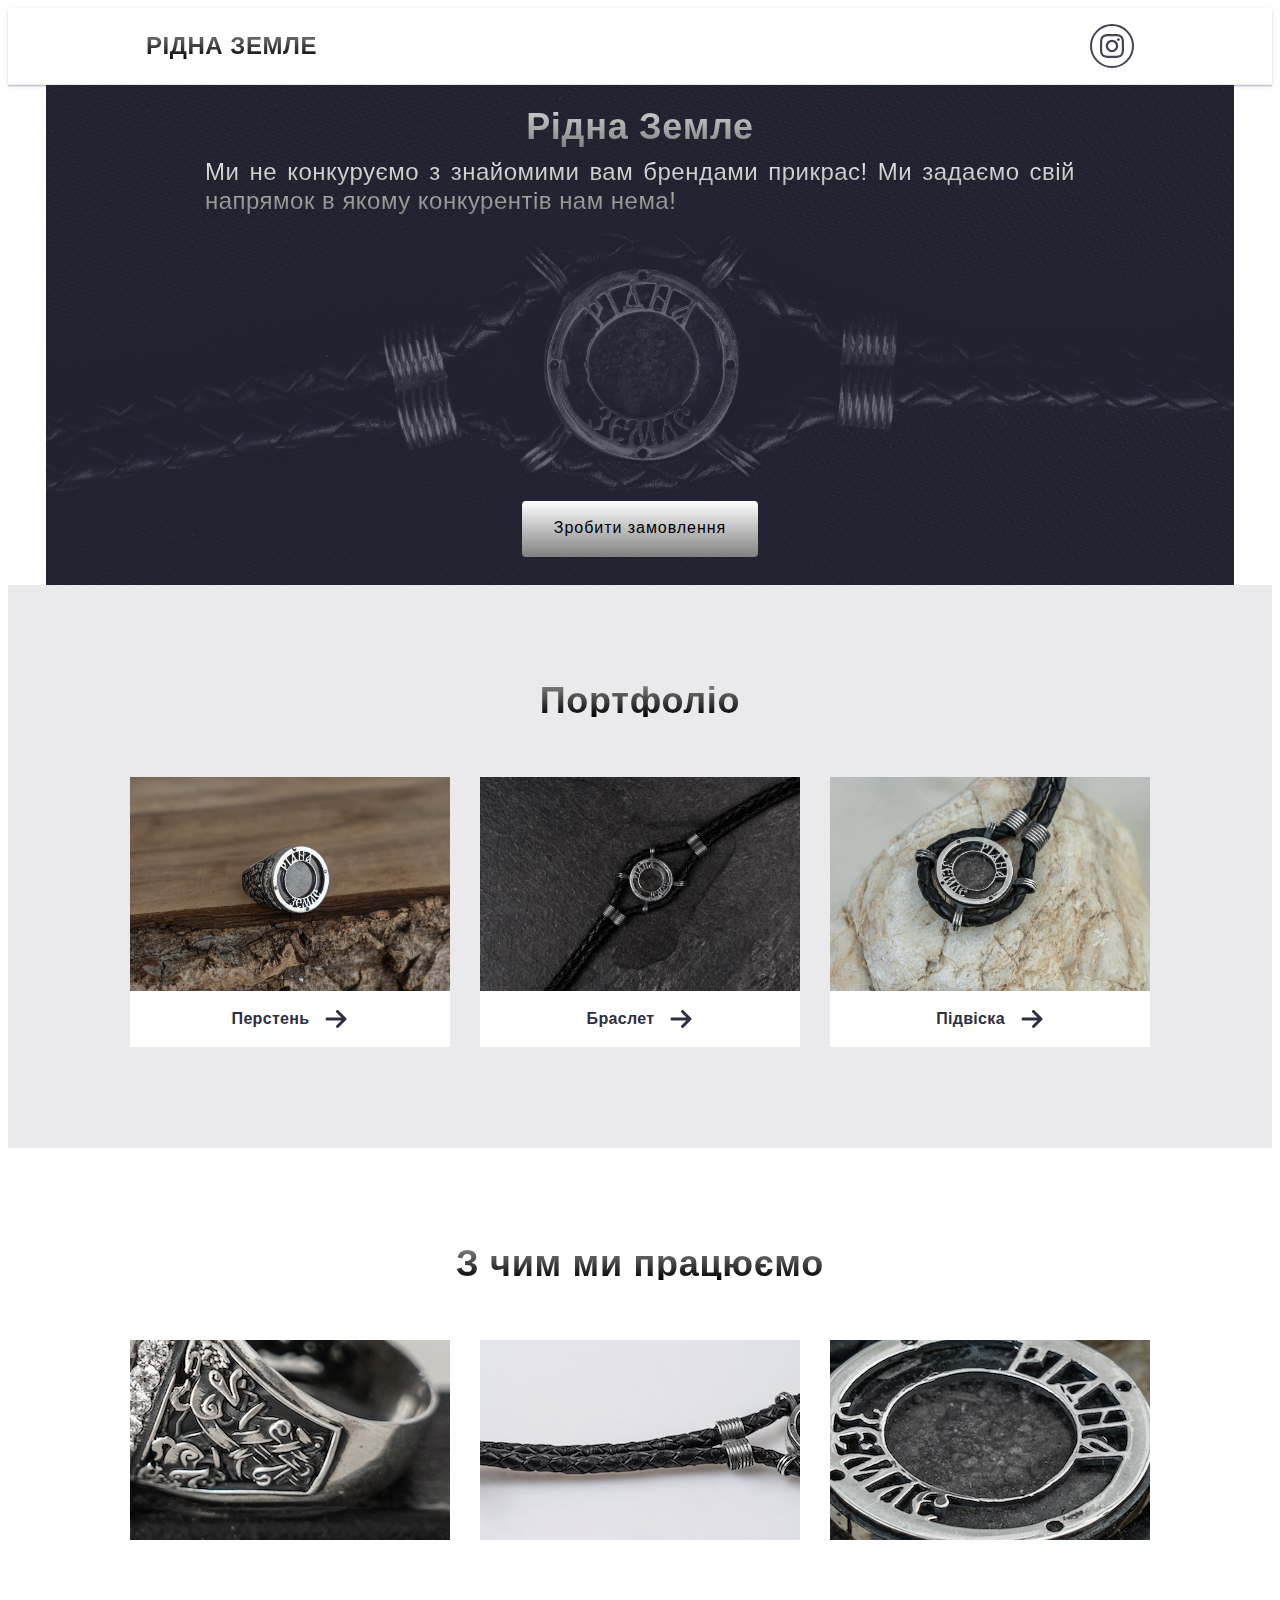
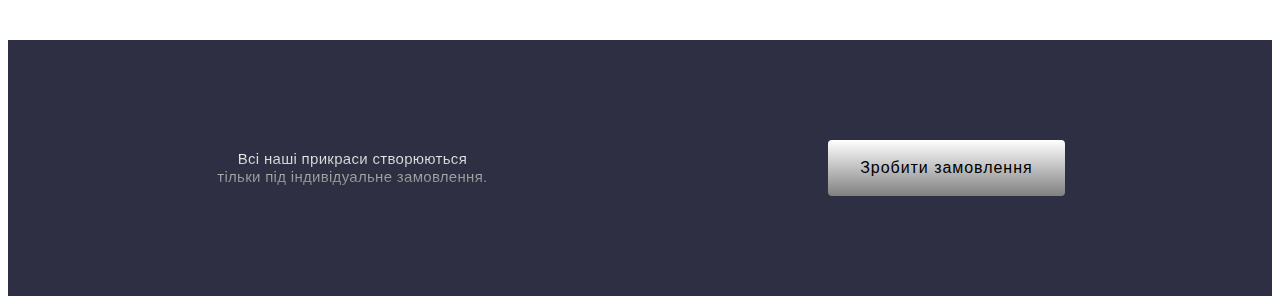
<file: index.html>
<!DOCTYPE html>
<html lang="uk">
<head>
    <meta charset="UTF-8">
    <meta name="viewport" content="width=device-width, initial-scale=1.0">
    <title>Ridna-zemle</title>
    <link rel="preconnect" href="https://fonts.googleapis.com">
    <link rel="preconnect" href="https://fonts.gstatic.com" crossorigin>
    <link href="https://fonts.cdnfonts.com/css/kyiv-machine" rel="stylesheet">
    <link rel="stylesheet" href="./css/style.css"> 
</head>
<body>
    <!--HEADER-->
    <header class="header-page">
        <div class="header-page-container container">
            <nav class="header-nav">
                <a class="header-logo link" href="./index.html">Рідна Земле</a>
                <ul class="header-social-link list">
                    <li class="header-item">
                        <a class="header-link link" href="https://www.instagram.com/ridna.zemle?igsh=eTV5bTA3ZWY1ZGM0">
                            <svg class="header-icon" width="24" height="24" aria-label="instagram">
                                <use href="./images/icon/sprite.svg#icon-instagram"></use>
                            </svg>
                        </a>
                    </li>
                </ul>
            </nav>
        </div>
    </header>
    <!--HERO-->
    <main>
        <section class="hero-page">
            <div class="hero-page-container container">
                <h1 class="hero-title">Рідна Земле</h1>
                <p class="hero-paragraph">Ми не конкуруємо з знайомими вам брендами прикрас! Ми задаємо свій напрямок в якому конкурентів нам нема!</p>
                <button id="myBtn" class="hero-button">Зробити замовлення</button>
            </div>
        </section>
        <section class="portfolio-page section">
            <div class="portfolio-page-container container">
                <h2 class="portfolio-title">Портфоліо</h2>
                <ul class="portfolio-list list">
                    <li class="portfolio-item">
                        <picture>
                            <img class="portfolio-img" src="./images/portfolio/mob-img1.jpg" alt="ring">
                        </picture>
                        <div class="portfolio-link-icon-container">
                            <p class="portfolio-paragraph">Перстень</p>
                            <a class="portfolio-link link" href="./foto1.html">
                                <svg class="portfolio-icon" width="24" height="24" aria-label="arrow-right" >
                                    <use href="./images/icon/sprite.svg#icon-arrow-right"></use>
                                </svg>
                            </a>
                        </div>
                    </li>
                    <li class="portfolio-item">
                        <picture>
                            <img class="portfolio-img" src="./images/portfolio/mob-img2.jpg" alt="bracelet">
                        </picture>
                        <div class="portfolio-link-icon-container">
                            <p class="portfolio-paragraph">Браслет</p>
                            <a class="portfolio-link link" href="./foto2.html">
                                <svg class="portfolio-icon" width="24" height="24" aria-label="arrow-right">
                                    <use href="./images/icon/sprite.svg#icon-arrow-right" ></use>
                                </svg>
                            </a>
                        </div>
                    </li>
                    <li class="portfolio-item">
                        <picture>
                            <img class="portfolio-img" src="./images/portfolio/mob-img3.jpg" alt="necklace">
                        </picture>
                        <div class="portfolio-link-icon-container">
                            <p class="portfolio-paragraph">Підвіска</p>
                            <a class="portfolio-link link" href="./foto3.html">
                                <svg class="portfolio-icon" width="24" height="24" aria-label="arrow-right" >
                                    <use href="./images/icon/sprite.svg#icon-arrow-right"></use>
                                </svg>
                            </a>
                        </div>
                    </li>
                </ul>
            </div>
        </section>
        <section class="materials-page section">
            <div class="materials-page-container container">
                <h2 class="materials-title">З чим ми працюємо</h2>
                <ul class="materials-list list">
                    <li class="materials-item">
                        <div class="materials-item-container">
                            <picture>
                                <img class="materials-img" src="./images/materials/foto1.jpg" alt="metal">
                            </picture>
                            <p class="overlay">TEXT</p>
                        </div>
                    </li>
                    <li class="materials-item">
                        <div class="materials-item-container">
                            <picture>
                                <img class="materials-img" src="./images/materials/foto2.jpg" alt="leather">
                            </picture>
                            <p class="overlay">TEXT</p>
                        </div>
                    </li>
                    <li class="materials-item">
                        <div class="materials-item-container">
                            <picture>
                                <img class="materials-img" src="./images/materials/foto3.jpg" alt="black soil">
                            </picture>
                            <p class="overlay">TEXT</p>
                        </div>
                    </li>
                </ul>
            </div>
        </section>
    </main>
    <footer class="footer-page section">
        <div class="footer-container container" >
            <p class="footer-paragraph" >Всі наші прикраси створюються тільки під індивідуальне замовлення.</p>
            <button id="myBtn" class="footer-button" >Зробити замовлення</button>
        </div>
    </footer>
    <!-- BACKDROP MODAL -->
    <div id="myModal" class="backdrop">
        <div class="modal-window">
            <button class="btn-close">
                <span class="btn-close-container">
                    <svg class="btn-close-icon" width="24" height="24" aria-label="btn close modal">
                        <use href="/images/icon/sprite.svg#icon-cancel-circle"></use>
                    </svg>
                </span>
            </button>
            <p class="review-form-deskription">залиште контакти для підтвердження замовлення</p>
            <form class="review-form">
                <div class="review-form-field-wrapper">
                    <label class="review-form-field-label" for="user-name">Ім'я</label>
                    <div class="review-form-input-wrapper">
                        <input
                        class="review-form-input"
                        type="text"
                        id="user-name"
                        name="user-name"
                        required
                        /> 
                        <svg class="review-form-input-icon" width="16" height="16" aria-label="user">
                            <use href="./images/icon/sprite.svg#icon-user"></use>
                        </svg>            
                    </div>
                </div>
                <div class="review-form-field-wrapper">
                    <label class="review-form-field-label" for="user-tel">Телефон</label>
                    <div class="review-form-input-wrapper">
                        <input 
                        class="review-form-input"
                        type="tel"
                        id="user-tel"
                        name="user-tel"
                        required 
                        />
                        <svg class="review-form-input-icon" width="16" height="16" aria-label="phone">
                            <use href="./images/icon/sprite.svg#icon-phone"></use>
                        </svg>               
                    </div>
                </div>
                <div class="review-form-field-wrapper">
                    <label class="review-form-field-label" for="user-email">Email</label>
                    <div class="review-form-input-wrapper">
                        <input
                        class="review-form-input"
                        type="email"
                        id="user-email"
                        name="user-email"
                        required
                        />
                        <svg class="review-form-input-icon" width="16" height="16" aria-label="envelop">
                            <use href="./images/icon/sprite.svg#icon-envelop"></use>
                        </svg>                
                    </div>
                </div>
                <div class="review-form-field-wrapper">
                    <label class="review-form-field-label" for="user-comment">Коментар</label>
                    <textarea
                        class="review-form-comment"
                        id="user-comment"
                        name="user-comment"
                        placeholder="Введіть текст"
                        required 
                    ></textarea>
                </div>
                <button class="review-form-submit-btn" type="submit">Відправити</button>           
            </form>
        </div>
    </div>
        

    <script src="./script.js"></script>    
</body>
</html>
</file>
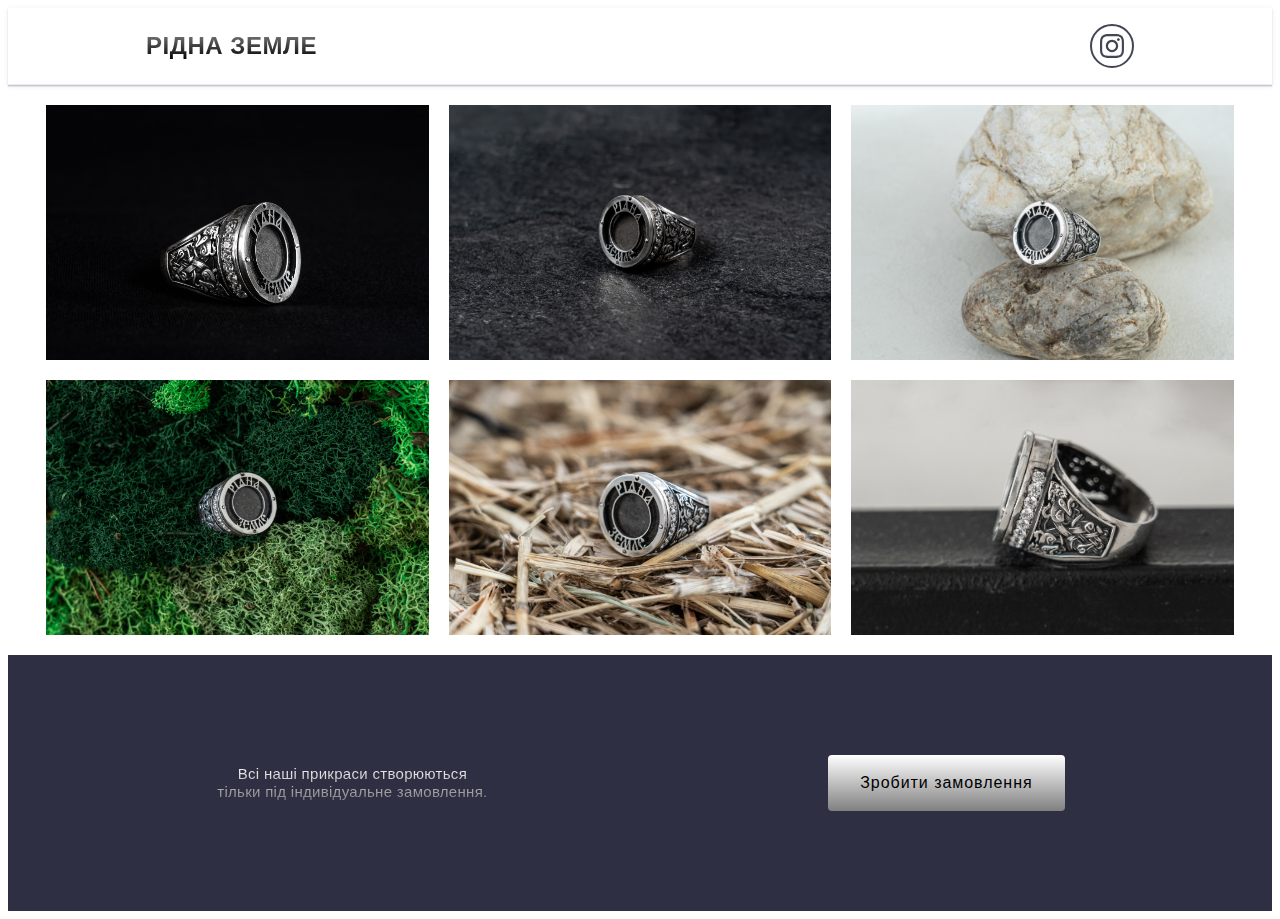
<file: foto1.html>
<!DOCTYPE html>
<html lang="uk">
<head>
    <meta charset="UTF-8">
    <meta name="viewport" content="width=device-width, initial-scale=1.0">
    <title>Ring-page</title>
    <link rel="preconnect" href="https://fonts.googleapis.com">
    <link rel="preconnect" href="https://fonts.gstatic.com" crossorigin>
    <link href="https://fonts.cdnfonts.com/css/kyiv-machine" rel="stylesheet">
    <link rel="stylesheet" href="./css/style.css"> 
</head>
<body>
    <!--HEADER-->
    <header class="header-page">
        <div class="header-page-container container">
            <nav class="header-nav">
                <a class="header-logo link" href="./index.html">Рідна Земле</a>
                <ul class="header-social-link list">
                    <li class="header-item">
                        <a class="header-link link" href="https://www.instagram.com/ridna.zemle?igsh=eTV5bTA3ZWY1ZGM0">
                            <svg class="header-icon" width="24" height="24" aria-label="instagram">
                                <use href="./images/icon/sprite.svg#icon-instagram"></use>
                            </svg>
                        </a>
                    </li>
                </ul>
            </nav>
        </div>
    </header>
    <!--SECTION-RING-BRA-NEC-->
    <main>
        <section class="section-ring-bra-nec container">
            <ul class="ring-bra-nec-list list">
                <li class="ring-bra-nec-item">
                    <picture>
                        <img class="ring-bra-nec-img" src="./images/ring/ring1.jpg" alt="ring">
                    </picture>
                </li>
                <li class="ring-bra-nec-item">
                    <picture>
                        <img class="ring-bra-nec-img" src="./images/ring/ring2.jpg" alt="ring">
                    </picture>
                </li>
                <li class="ring-bra-nec-item">
                    <picture>
                        <img class="ring-bra-nec-img" src="./images/ring/ring3.jpg" alt="ring">
                    </picture>
                </li>
                <li class="ring-bra-nec-item">
                    <picture>
                        <img class="ring-bra-nec-img" src="./images/ring/ring4.jpg" alt="ring">
                    </picture>
                </li>
                <li class="ring-bra-nec-item">
                    <picture>
                        <img class="ring-bra-nec-img" src="./images/ring/ring5.jpg" alt="ring">
                    </picture>
                </li>
                <li class="ring-bra-nec-item">
                    <picture>
                        <img class="ring-bra-nec-img" src="./images/ring/ring6.jpg" alt="ring">
                    </picture>
                </li>
            </ul>
        </section>
    </main>
    <footer class="footer-page section">
        <div class="footer-container container" >
            <p class="footer-paragraph" >Всі наші прикраси створюються тільки під індивідуальне замовлення.</p>
            <button class="footer-button" >Зробити замовлення</button>
        </div>
    </footer>
    <script src="./script.js"></script> 
</body>
</html>
</file>
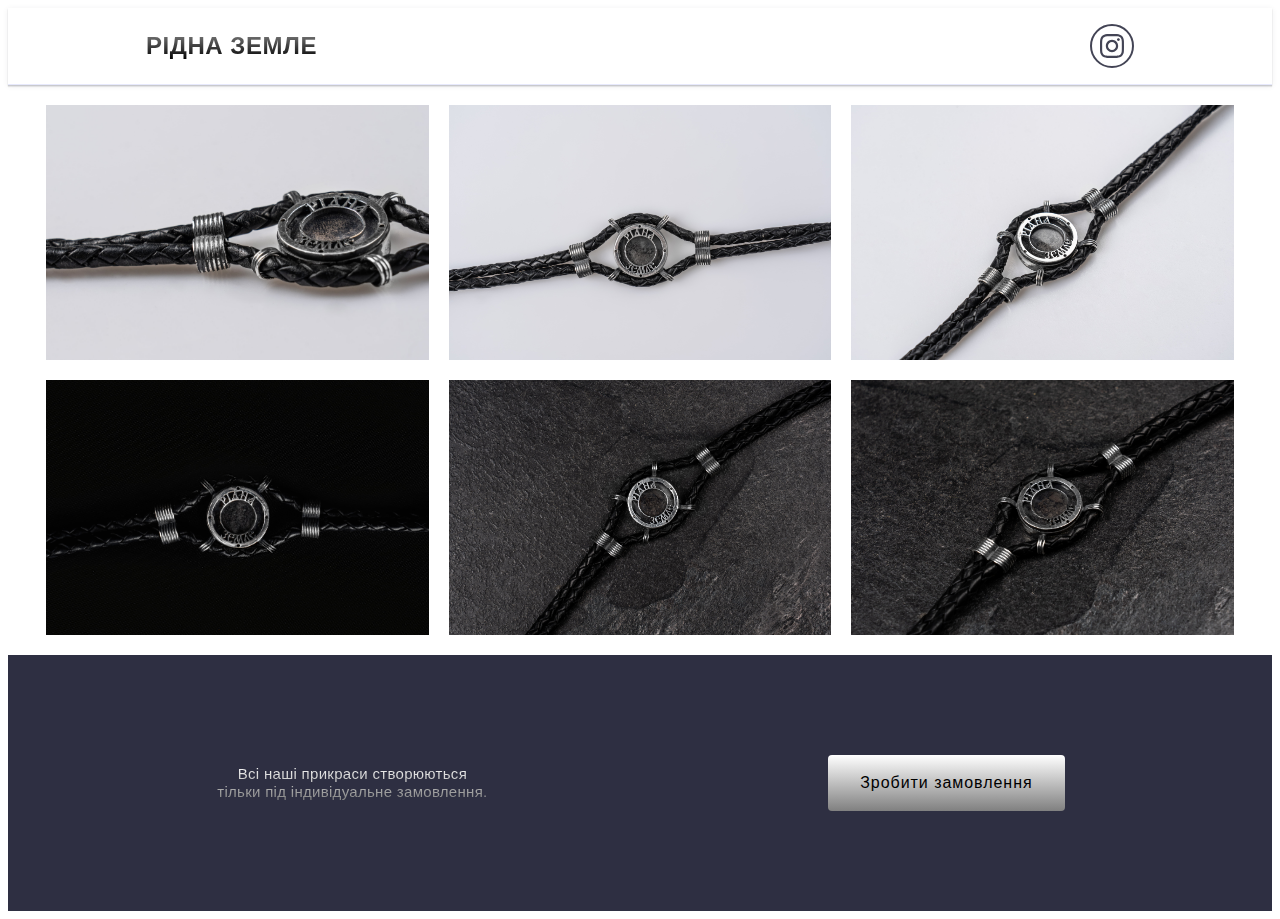
<file: foto2.html>
<!DOCTYPE html>
<html lang="uk">
<head>
    <meta charset="UTF-8">
    <meta name="viewport" content="width=device-width, initial-scale=1.0">
    <title>Bracelet-page</title>
    <link rel="preconnect" href="https://fonts.googleapis.com">
    <link rel="preconnect" href="https://fonts.gstatic.com" crossorigin>
    <link href="https://fonts.cdnfonts.com/css/kyiv-machine" rel="stylesheet">
    <link rel="stylesheet" href="./css/style.css"> 
</head>
<body>
    <body>
        <!--HEADER-->
        <header class="header-page">
            <div class="header-page-container container">
                <nav class="header-nav">
                    <a class="header-logo link" href="./index.html">Рідна Земле</a>
                    <ul class="header-social-link list">
                        <li class="header-item">
                            <a class="header-link link" href="https://www.instagram.com/ridna.zemle?igsh=eTV5bTA3ZWY1ZGM0">
                                <svg class="header-icon" width="24" height="24" aria-label="instagram">
                                    <use href="./images/icon/sprite.svg#icon-instagram"></use>
                                </svg>
                            </a>
                        </li>
                    </ul>
                </nav>
            </div>
        </header>
        <!--SECTION-RING-BRA-NEC-->
        <main>
            <section class="section-ring-bra-nec container">
                <ul class="ring-bra-nec-list list">
                    <li class="ring-bra-nec-item">
                        <picture>
                            <img class="ring-bra-nec-img" src="./images/braclet/foto1.1.jpg" alt="Bracelet">
                        </picture>
                    </li>
                    <li class="ring-bra-nec-item">
                        <picture>
                            <img class="ring-bra-nec-img" src="./images/braclet/foto1.2.jpg" alt="Bracelet">
                        </picture>
                    </li>
                    <li class="ring-bra-nec-item">
                        <picture>
                            <img class="ring-bra-nec-img" src="./images/braclet/foto1.3.jpg" alt="Bracelet">
                        </picture>
                    </li>
                    <li class="ring-bra-nec-item">
                        <picture>
                            <img class="ring-bra-nec-img" src="./images/braclet/foto1.4.jpg" alt="Bracelet">
                        </picture>
                    </li>
                    <li class="ring-bra-nec-item">
                        <picture>
                            <img class="ring-bra-nec-img" src="./images/braclet/foto1.5.jpg" alt="Bracelet">
                        </picture>
                    </li>
                    <li class="ring-bra-nec-item">
                        <picture>
                            <img class="ring-bra-nec-img" src="./images/braclet/foto1.6.jpg" alt="Bracelet">
                        </picture>
                    </li>
                </ul>
            </section>
        </main>
        <footer class="footer-page section">
            <div class="footer-container container" >
                <p class="footer-paragraph" >Всі наші прикраси створюються тільки під індивідуальне замовлення.</p>
                <button class="footer-button" >Зробити замовлення</button>
            </div>
        </footer>
        <script src="./script.js"></script> 
</body>
</html>
</file>
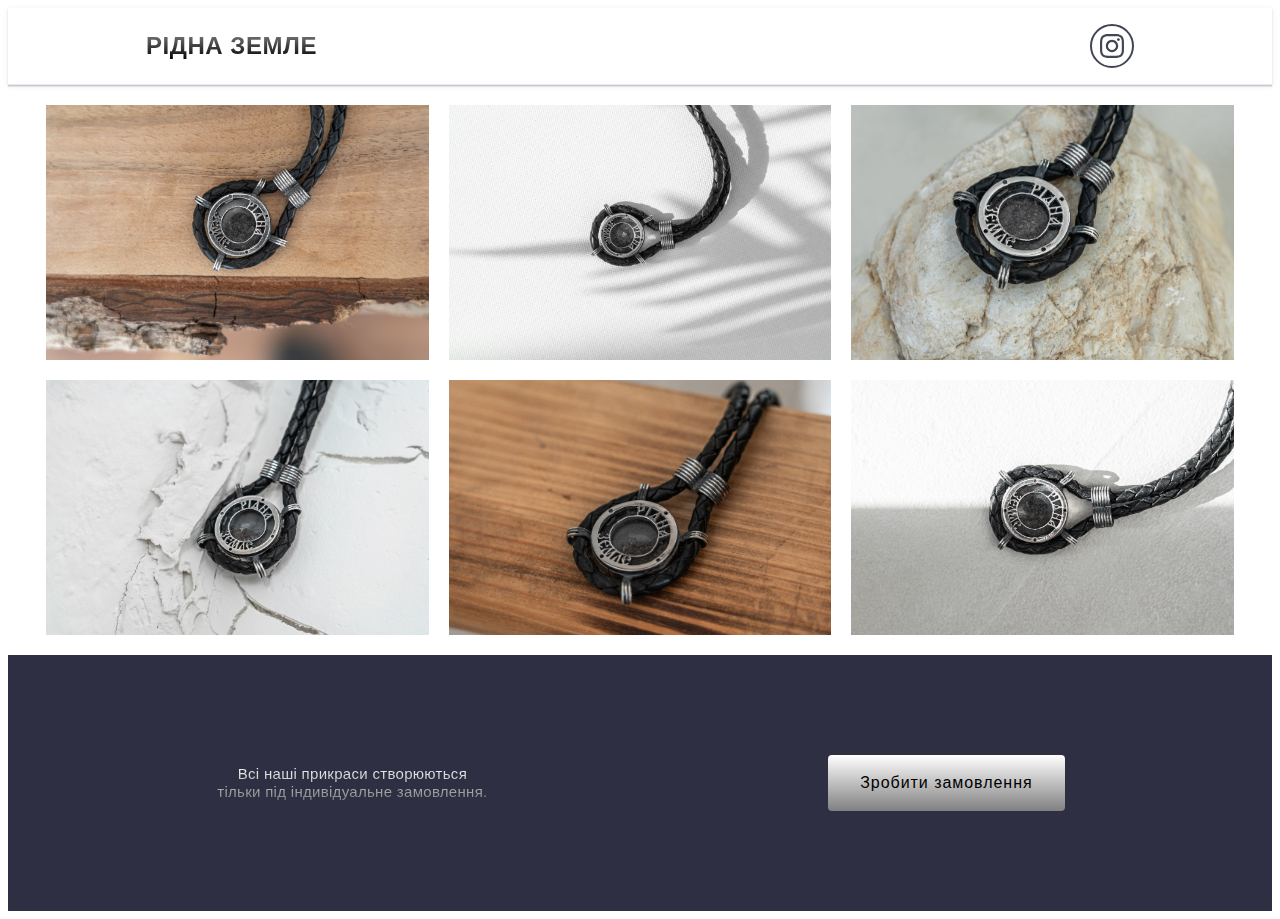
<file: foto3.html>
<!DOCTYPE html>
<html lang="uk">
<head>
    <meta charset="UTF-8">
    <meta name="viewport" content="width=device-width, initial-scale=1.0">
    <title>Necklace-page</title>
    <link rel="preconnect" href="https://fonts.googleapis.com">
    <link rel="preconnect" href="https://fonts.gstatic.com" crossorigin>
    <link href="https://fonts.cdnfonts.com/css/kyiv-machine" rel="stylesheet">
    <link rel="stylesheet" href="./css/style.css">
</head>
<body>
     <!--HEADER-->
     <header class="header-page">
        <div class="header-page-container container">
            <nav class="header-nav">
                <a class="header-logo link" href="./index.html">Рідна Земле</a>
                <ul class="header-social-link list">
                    <li class="header-item">
                        <a class="header-link link" href="https://www.instagram.com/ridna.zemle?igsh=eTV5bTA3ZWY1ZGM0">
                            <svg class="header-icon" width="24" height="24" aria-label="instagram">
                                <use href="./images/icon/sprite.svg#icon-instagram"></use>
                            </svg>
                        </a>
                    </li>
                </ul>
            </nav>
        </div>
    </header>
    <!--SECTION-RING-BRA-NEC-->
    <main>
        <section class="section-ring-bra-nec container">
            <ul class="ring-bra-nec-list list">
                <li class="ring-bra-nec-item">
                    <picture>
                        <img class="ring-bra-nec-img" src="./images/necklace/foto1.1.1.jpg" alt="Necklace">
                    </picture>
                </li>
                <li class="ring-bra-nec-item">
                    <picture>
                        <img class="ring-bra-nec-img" src="./images/necklace/foto1.1.2.jpg" alt="Necklace">
                    </picture>
                </li>
                <li class="ring-bra-nec-item">
                    <picture>
                        <img class="ring-bra-nec-img" src="./images/necklace/foto1.1.3.jpg" alt="Necklace">
                    </picture>
                </li>
                <li class="ring-bra-nec-item">
                    <picture>
                        <img class="ring-bra-nec-img" src="./images/necklace/foto1.1.4.jpg" alt="Necklace">
                    </picture>
                </li>
                <li class="ring-bra-nec-item">
                    <picture>
                        <img class="ring-bra-nec-img" src="./images/necklace/foto1.1.5.jpg" alt="Necklace">
                    </picture>
                </li>
                <li class="ring-bra-nec-item">
                    <picture>
                        <img class="ring-bra-nec-img" src="./images/necklace/foto1.1.6.jpg" alt="Necklace">
                    </picture>
                </li>
            </ul>
        </section>
    </main>
    <footer class="footer-page section">
        <div class="footer-container container" >
            <p class="footer-paragraph" >Всі наші прикраси створюються тільки під індивідуальне замовлення.</p>
            <button class="footer-button" >Зробити замовлення</button>
        </div>
    </footer>
    <script src="./script.js"></script> 
</body>
</html>
</file>
<file: css/style.css>
/* COMMON STYLES */

h1,
h2,
h3,
h4,
h5,
h6,
p {
    margin-top: 0;
    margin-bottom: 0;
}

ul,
ol {
    margin-top: 0;
    margin-bottom: 0;
    padding-left: 0;   
}

button {
    cursor: pointer;
}

img {
    display: block;
}
 
body { 
    font-family: 'Kyiv Machine', sans-serif;
    background-color: #fff;
    color:#434455;
 }

 .list {
    list-style-type: none;
 }

 .link {
    text-decoration: none;
 }

 .section {
    padding-top: 100px;
    padding-bottom: 100px;
 }

 /*===MOBILE HEADER STYLES===*/

 .header-page {
    max-width: 100%;
    padding: 16px 0;
    margin-left: auto;
    margin-right: auto;
    border-bottom: 1px solid #e7e9fc;
    box-shadow: 0px 2px 1px rgba(46, 47, 66, 0.08),
                0px 1px 1px rgba(46, 47, 66, 0.16),
                0px 1px 6px rgba(46, 47, 66, 0.08);
 }

 .header-nav {
    display: flex;
    align-items: center;
    justify-content: space-between;
 }

 .header-logo {
    font-size: 24px;
    font-weight: 700;
    line-height: 1.16;
    letter-spacing: 0.54px;
    text-transform: uppercase;
    background-clip: border-box;
    background:linear-gradient(gray, black);
    -webkit-background-clip: text;
    -webkit-text-fill-color: transparent;   
 }

 .header-social-link {
    display: flex;
    align-items: center;
    justify-content: center;
    line-height: 0;
    width: 40px;
    height: 40px;
    border: 2px solid #434455;
    border-radius: 50px;
    background-color: #fff;
 }

 .header-social-link:hover,
 .header-social-link:focus {
    background-color: #e7e9fc;
 }

 .header-icon {  
    fill: #434455;   
 }

 @media screen and (max-width: 767px) {
    .container {
        max-width: 320px;
        padding: 0 15px;
        margin-left: auto;
        margin-right: auto;
    }

 }

 /*===MOBILE HERO STYLES===*/

 .hero-page {
    max-width: 320px;
    min-height: 430px;
    margin-left: auto;
    margin-right: auto;
    background-repeat: no-repeat;
    background-position: center;
    background-size: cover;
    background-color: #2E2F42;
    background-image: linear-gradient(rgba(46, 47, 66, 0.7), rgba(46, 47, 66, 0.7)), url(../images/hero/mobile-hero.jpg)
 }

 .hero-title {
    text-align: center;
    padding-top: 20px;
    font-size: 36px;
    line-height: 1.2;
    letter-spacing: 0.02em;
    background-clip:border-box;
    background:linear-gradient(#fff, gray);
    -webkit-background-clip: text;
    -webkit-text-fill-color: transparent;
 }

 .hero-paragraph {
    margin-left: auto;
    margin-right: auto;
    max-width: 274px;
    text-align: justify;
    padding-top: 10px;
    font-size: 15px;
    line-height: 1.2;
    letter-spacing: 0.02em;
    background-clip:border-box;
    background:linear-gradient(#fff, gray);
    -webkit-background-clip: text;
    -webkit-text-fill-color: transparent;
 }

 .hero-button {
    display: block;
    min-width: 170px;
    height: 56px;
    margin-left: auto;
    margin-right: auto;
    margin-top: 200px;
    padding: 16px 32px;
    border: none;
    border-radius: 4px;
    font-size: 16px;
    font-style: normal;
    font-weight: 500;
    line-height: 0.92;
    letter-spacing: 0.06em;
    color: black;
    background-clip:border-box;
    background:linear-gradient(#fff, gray);
    -webkit-background-clip: button;

    transition: background-color 250ms cubic-bezier(0.4, 0, 0.2, 1);
 }
 
 .hero-button:hover,
 .hero-button:focus {
    background: #434455;
    color: #fff;
 }

 /*===MOBILE PORTFOLIO STYLES===*/

 .portfolio-page {
    background-color:#cbcbcf66;
 }

 .portfolio-title {
    margin-bottom: 60px;
    text-align: center;
    font-size: 36px;
    line-height: 0.9;
    letter-spacing: 0.02em;
    background-clip:border-box;
    background:linear-gradient(gray, black);
    -webkit-background-clip: text;
    -webkit-text-fill-color: transparent;   
 }

 .portfolio-list {
    display: flex;
    flex-wrap: wrap;
    row-gap: 30px;
 }

 .portfolio-item {
    max-width: 320px;
    border-bottom: 1px solid  #e7e9fc;   
 }

 .portfolio-item:hover {
    box-shadow: 0px 2px 1px rgba(46, 47, 66, 0.08),
    0px 1px 1px rgba(46, 47, 66, 0.16),
    0px 1px 6px rgba(46, 47, 66, 0.08);
 }

 .portfolio-img {
    width: 100%;  
 }

 .portfolio-link-icon-container {
    display: flex;
    align-items: center;
    justify-content: center;
    padding: 16px 0;
    background-color:#fff;
 }

 .portfolio-paragraph {
    margin-right: 15px;
    text-align: center;
    font-size: 16px;
    font-weight: 700;
    line-height: 1.5;
    letter-spacing: 0.02em;
    color: #2E2F42;
 }

 .portfolio-link {
    display: flex;
    align-items: center;
    justify-content: center;
    fill:#2E2F42;
 }

 .portfolio-link:focus,
 .portfolio-link:hover {
    fill: gray;
 }

 /*===MOBILE MATERIALS STYLES===*/

 .materials-title {
    margin-bottom: 60px;
    text-align: center;
    font-size: 36px;
    line-height: 0.9;
    letter-spacing: 0.02em;
    background-clip:border-box;
    background:linear-gradient(gray, black);
    -webkit-background-clip: text;
    -webkit-text-fill-color: transparent;  
 }

 .materials-list {
    display: flex;
    justify-content: center;
    flex-wrap: wrap;
    row-gap: 30px;
 }

 .materials-item {
    width: 320px;
    height: auto;
 }

 .materials-item:hover { 
    cursor: pointer;
    box-shadow: 0px 1px 6px rgba(46, 47, 66, 0.08), 0px 1px 1px rgba(46, 47, 66, 0.16), 0px 2px 1px rgba(46, 47, 66, 0.08);
 }

 .materials-item-container {
    position: relative;
    overflow: hidden;
 }
 
 .materials-img {
    width: 100%;
    height: 100%;
 }

 .materials-item-container:hover .overlay {
   transform: translateY(0%);
 }

 .overlay {
   position: absolute;
   top: 0;
   left: 0;
   width: 100%;
   height: 100%;
   overflow: auto; 
   box-sizing: border-box;
   font-size: 16px;
   line-height: 1.5;
   letter-spacing: 0.02em; 
   color: #f4f4fd;
   padding: 40px 32px;
   transform: translateY(100%);
   background-color: #434455;

   transition: transform 250ms cubic-bezier(0.4, 0, 0.2, 1);

 }

 /*===MOBILE FOOTER STYLES===*/

 .footer-page {
    background-color:#2E2F42;
 }

 .footer-paragraph {
    margin-left: auto;
    margin-right: auto;
    text-align: center;
    max-width: 274px;
    font-size: 15px;
    line-height: 1.2;
    letter-spacing: 0.02em;
    background-clip:border-box;
    background:linear-gradient(#fff, gray);
    -webkit-background-clip: text;
    -webkit-text-fill-color: transparent;

 }

 .footer-button {
    display: block;
    min-width: 170px;
    height: 56px;
    margin-left: auto;
    margin-right: auto;
    margin-top: 30px;
    padding: 16px 32px;
    border: none;
    border-radius: 4px;
    font-size: 16px;
    font-style: normal;
    font-weight: 500;
    line-height: 0.92;
    letter-spacing: 0.06em;
    color: black;
    background-clip:border-box;
    background:linear-gradient(#fff, gray);
    -webkit-background-clip: button;

    transition: background-color 250ms cubic-bezier(0.4, 0, 0.2, 1);
 }
 
 .footer-button:hover,
 .footer-button:focus {
    background: #434455;
    color: #fff;
 }

 /*===TABLET HEADER STYLES===*/

 @media (min-width: 768px) and (max-width: 1187px) {
    .container {
        max-width: 768px;
        padding: 0 15px;
        margin-left: auto;
        margin-right: auto;
    }

 /*===TABLET HERO STYLES===*/

    .hero-page {
        max-width: 767px;
    }

 /*===TABLET PORTFOLIO STYLES===*/

    .portfolio-list {
       display: flex;
       align-items: left;
       justify-content: center;
       flex-wrap: wrap;
       column-gap: 30px;     
    }

  /*===TABLET MATERIALS STYLES===*/

    .materials-list {
      display: flex;
      column-gap: 30px;
    }

 }

 /*===DEKSTOP HEADER STYLES===*/

 @media (min-width: 1188px) {
    
    .header-nav {
        padding-left: 100px;
        padding-right: 100px;
    }

    .container {
        max-width: 1188px;
        padding: 0 15px;
        margin-left: auto;
        margin-right: auto;
    }

 /*===DEKSTOP HERO STYLES===*/

    .hero-page {
        max-width: 1188px;
        min-height: 500px;
    }

    .hero-paragraph {      
        max-width: 870px;
        font-size: 24px;
    }

    .hero-button {
        margin-top: 285px;
    }

 /*===DEKSTOP PORTFOLIO STYLES===*/
 
    .portfolio-list {
        display: flex;
        align-items: center;
        justify-content: center;
        column-gap: 30px;     
    }  

 /*===TABLET MATERIALS STYLES===*/
    
    .materials-list {
      display: flex;
      column-gap: 30px;
    }
    
    
 /*===DEKSTOP FOOTER STYLES===*/
 
    .footer-container {
        display: flex;
        align-items:center;
        justify-content: center;
    }

    .footer-button {
        margin-top: 0;
    }

 }

 /*===BACKDROP STYLES===*/

 .backdrop {
    position: fixed;
    top: 0;
    left: 0;
    z-index: 999;
    width: 100%;
    height: 100%;
    opacity: 0;
    visibility: hidden;
    pointer-events: none;
    transition: opacity 250ms linear, visibility 250ms linear;
    background-color: #2E2F4266;
}

.backdrop.is-open {
    opacity: 1;
    visibility: visible;
    pointer-events: auto;
}

 /* ===MODAL WINDOW STYLES=== */

 .modal-window {
    position: absolute;
    padding-top: 60px;
    padding-left: 25px;
    padding-right: 25px;
    padding-bottom: 25px;
    top: 50%;
    left: 50%;
    transform: translate(-50%, -50%);
    width: 250px;
    min-height: 500px;  
    border-radius: 4px;
    background-color: #FCFCFC;
 }

 .btn-close {
    position: absolute;
    width: 24px;
    height: 24px;
    border: none;
    top: 20px;
    right: 20px;
    padding: 0;
    line-height: 0;
    background-color:transparent;
 }

 .btn-close-icon {
    fill: #434455;
    transition: fill 250ms cubic-bezier(0.4, 0, 0.2, 1);
 }

 .btn-close-icon:hover,
 .btn-close-icon:focus {
    fill: #2E2F4266;
 }

 .review-form-deskription {
    margin-bottom: 25px;           
    font-size: 16px;
    font-weight: 500;
    line-height: 1.5;
    letter-spacing: 0.02em;
    text-align: center;
    border-radius: 15px;
    background:linear-gradient(#fff, rgba(128, 128, 128, 0.528));
    color: #434455;
 }

 .review-form-field-wrapper {
    margin-bottom: 15px;

 }

 .review-form-field-label {  
    display: block;       
    font-size: 14px;
    font-weight: 400;
    line-height: 1.16;
    letter-spacing: 0.04em;
    text-align: left;
    color: #434455;
    margin-bottom: 2px;
 }

 .review-form-input-wrapper {
    position: relative;
 }

 .review-form-input {
    box-sizing: border-box;
    width: 100%;
    height: 30px;
    border-radius: 4px;
    border: 1px solid  #2E2F4266; 
    background-color: transparent; 
    padding-left: 40px;
    transition: border-color 250ms linear;
    outline: 0px solid transparent;
 }

 .review-form-input:focus {
    border-color:  #434455;
 }

 .review-form-input-icon {             
    width: 18px;
    height: 24px;  
    position: absolute;
    top: 50%;
    left: 16px;
    transform: translateY(-50%);
    transition: 250ms solid linear;  
 }

 .review-form-input-icon{
    fill:  #2E2F4266;
 }

 .review-form-input:focus + .review-form-input-icon {
    fill:  #434455;
 }

 .review-form-comment  {
    box-sizing: border-box;
    width: 100%;
    height: 120px;
    font-size: 12px;
    font-weight: 400;
    letter-spacing: 0.04em;
    text-align: left;
    color: #2E2F4266;
    border: 1px solid #2E2F4266;
    border-radius: 4px;
    background-color: transparent;
    padding: 16px 12px;
    resize: none;
    transition: border-color 250ms linear;
    outline: 0px solid transparent;
 }

 .review-form-comment::placeholder {
    color: #2E2F4266;
 }

 .review-form-comment:focus {
    border-color:  #434455;
 }

 .review-form-submit-btn {
    display: block;
    min-width: 169px;
    height: 56px;      
    margin-left: auto;
    margin-right: auto;
    padding: 16px 32px;
    border: none;
    border-radius: 4px;
    font-size: 16px;
    font-weight: 500;       
    letter-spacing: 0.06em;
    color: black;
    background-clip:border-box;
    background:linear-gradient(#fff, gray);
    -webkit-background-clip: button;  
    transition: background-color 250ms cubic-bezier(0.4, 0, 0.2, 1);     
 }

 .review-form-submit-btn:hover,
 .review-form-submit-btn:focus {
    background: #434455;
    color: #fff;
 }


  /* ===SECTION-RING-BRACELET-NECKLACE STYLES=== */

  .section-ring-bra-nec {
   padding: 20px 0;
  }

  .ring-bra-nec-list {
   display: flex;
   flex-wrap: wrap;
   gap: 20px;    
  }

  .ring-bra-nec-item {
   flex: 1 0 30%; 
  }

  .ring-bra-nec-img {
   width: 100%;
   height: auto;
  }
</file>
